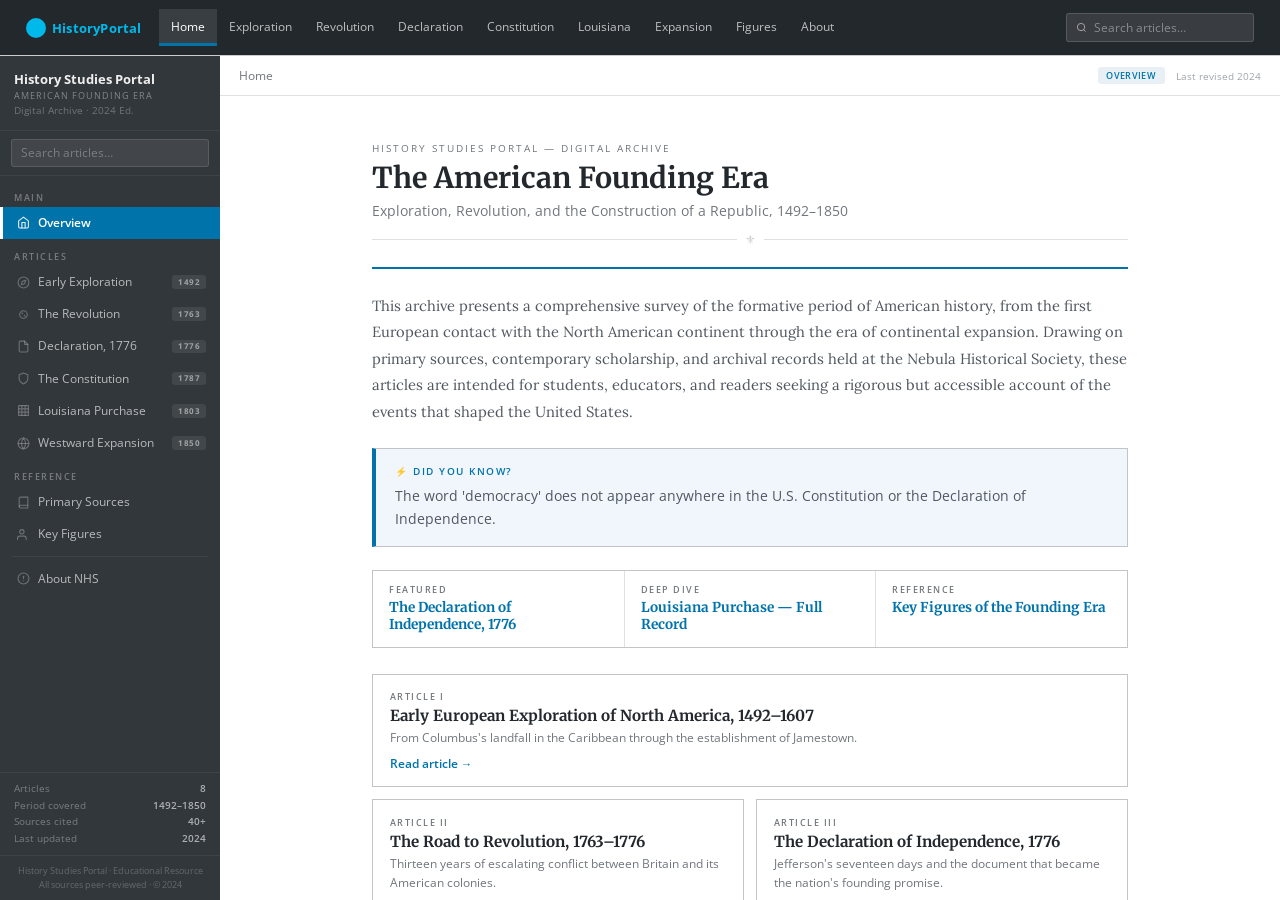
<file: public/index.html>
<!DOCTYPE html>
<html lang="en">
<head>
  <!-- Google tag (gtag.js) -->
<script async src="https://www.googletagmanager.com/gtag/js?id=G-3DNSV0WCYG"></script>
<script>
  window.dataLayer = window.dataLayer || [];
  function gtag(){dataLayer.push(arguments);}
  gtag('js', new Date());

  gtag('config', 'G-3DNSV0WCYG');
</script>
<meta charset="UTF-8">
<meta name="viewport" content="width=device-width, initial-scale=1.0">
<title>American Founding Era — Historical Studies Portal</title>
<style>
@import url('https://fonts.googleapis.com/css2?family=Open+Sans:ital,wght@0,300;0,400;0,600;0,700;1,400&family=Merriweather:ital,wght@0,400;0,700;1,400&family=Lora:ital,wght@0,400;0,700;1,400&display=swap');

*,*::before,*::after{margin:0;padding:0;box-sizing:border-box}
:root{
  --p:#ffffff;--pd:#f4f4f4;--pm:#f9f9f9;--ink:#1e1e1e;--inkl:#444444;
  --inkf:#757575;--sep:#dddddd;--sepl:#e0e0e0;--rs:#0073aa;
  --bdr:#e0e0e0;--sh:rgba(0,0,0,.06);--bg:#f1f1f1;
  --accent:#0073aa;--accent2:#005177;
  --tag-bg:#e8f0f6;--tag-text:#0073aa;
  --nav-h:56px;
  --wp-blue:#0073aa;--wp-dark:#23282d;--wp-light:#f1f1f1;
}
html,body{height:100%;overflow:hidden;background:var(--wp-light);color:var(--ink)}
body{font-family:'Open Sans',-apple-system,BlinkMacSystemFont,'Segoe UI',Roboto,sans-serif;display:flex;flex-direction:column;font-size:14px}

/* ── Site nav (top) — WordPress style ── */
.site-nav{
  height:var(--nav-h);flex-shrink:0;
  display:flex;align-items:center;padding:0 1.6rem;gap:.6rem;
  border-bottom:1px solid #ccc;
  background:#23282d;
  box-shadow:0 1px 3px rgba(0,0,0,.12);
}
.site-nav-logo{font-family:'Open Sans',sans-serif;font-size:.8rem;font-weight:700;color:#00b9eb;white-space:nowrap;letter-spacing:.2px;flex-shrink:0;display:flex;align-items:center;gap:.4rem}
.site-nav-logo::before{content:'';display:inline-block;width:20px;height:20px;background:#00b9eb;border-radius:50%;flex-shrink:0}
.site-nav-links{display:flex;gap:0;flex:1;overflow:hidden;margin-left:.5rem}
.snl{color:rgba(255,255,255,.7);font-size:.75rem;font-weight:400;padding:.55rem .75rem;cursor:pointer;transition:color .12s,background .12s;white-space:nowrap;border-bottom:3px solid transparent}
.snl:hover{color:#fff;background:rgba(255,255,255,.06)}
.snl.active{color:#fff;background:rgba(255,255,255,.1);border-bottom-color:#0073aa}
.site-nav-search{margin-left:auto;display:flex;align-items:center;gap:.4rem;background:rgba(255,255,255,.1);border:1px solid rgba(255,255,255,.15);border-radius:3px;padding:.3rem .6rem;cursor:text}
.site-nav-search input{background:none;border:none;color:rgba(255,255,255,.9);font-family:'Open Sans',sans-serif;font-size:.75rem;width:150px;outline:none}
.site-nav-search input::placeholder{color:rgba(255,255,255,.4)}

/* ── Site layout ── */
.site{flex:1;display:flex;overflow:hidden;background:#fff}

/* Sidebar — WordPress admin style */
.sb{width:220px;flex-shrink:0;background:#32373c;display:flex;flex-direction:column;overflow:hidden}
.sb-brand{padding:1rem .9rem .8rem;border-bottom:1px solid rgba(255,255,255,.06);text-align:left}
.sb-brand-name{font-family:'Open Sans',sans-serif;font-size:.82rem;font-weight:700;color:#eee;line-height:1.18;margin-bottom:.1rem}
.sb-brand-tag{font-size:.58rem;letter-spacing:1px;text-transform:uppercase;color:rgba(255,255,255,.4)}
.sb-brand-vol{font-size:.6rem;color:rgba(255,255,255,.3);margin-top:.12rem}
.sb-search{padding:.5rem .7rem;border-bottom:1px solid rgba(255,255,255,.06)}
.sb-search input{width:100%;background:rgba(255,255,255,.08);border:1px solid rgba(255,255,255,.12);border-radius:3px;padding:.35rem .55rem;font-size:.72rem;font-family:'Open Sans',sans-serif;color:#ccc;outline:none;transition:border-color .12s}
.sb-search input:focus{border-color:#0073aa}
.sb-search input::placeholder{color:rgba(255,255,255,.3)}
.sb-nav{flex:1;overflow-y:auto;padding:.25rem 0}
.sb-nav::-webkit-scrollbar{width:0}
.sb-sec{font-size:.55rem;letter-spacing:1.5px;text-transform:uppercase;color:rgba(255,255,255,.35);padding:.6rem .9rem .18rem;font-weight:600;margin-top:.15rem}
.sb-item{display:flex;align-items:center;gap:.45rem;padding:.5rem .9rem;cursor:pointer;font-size:.78rem;color:rgba(255,255,255,.65);transition:background .12s,color .12s;border-left:3px solid transparent;line-height:1.3;user-select:none}
.sb-item:hover{background:rgba(255,255,255,.04);color:#fff}
.sb-item.on{background:#0073aa;color:#fff;border-left-color:#fff;font-weight:600}
.sb-item svg{flex-shrink:0;opacity:.45;width:13px;height:13px;transition:opacity .12s;stroke:currentColor}
.sb-item.on svg,.sb-item:hover svg{opacity:.9}
.sb-item-tag{margin-left:auto;background:rgba(255,255,255,.08);color:rgba(255,255,255,.5);font-size:.5rem;font-weight:700;text-transform:uppercase;letter-spacing:.5px;padding:.1rem .35rem;border-radius:3px}
.sb-item.on .sb-item-tag{background:rgba(255,255,255,.2);color:rgba(255,255,255,.9)}
.sb-divider{height:1px;background:rgba(255,255,255,.06);margin:.35rem .75rem}
.sb-stats{padding:.55rem .9rem .45rem;border-top:1px solid rgba(255,255,255,.06)}
.sb-stat-row{display:flex;justify-content:space-between;align-items:center;margin-bottom:.22rem}
.sb-stat-label{font-size:.6rem;color:rgba(255,255,255,.35)}
.sb-stat-val{font-size:.6rem;font-weight:600;color:rgba(255,255,255,.6)}
.sb-foot{padding:.5rem .9rem;border-top:1px solid rgba(255,255,255,.06);font-size:.56rem;color:rgba(255,255,255,.25);line-height:1.55;text-align:center}

/* Main — WordPress content area */
.main{flex:1;display:flex;flex-direction:column;overflow:hidden;background:#fff}
.topbar{height:40px;flex-shrink:0;background:#fff;border-bottom:1px solid #e5e0e0;display:flex;align-items:center;padding:0 1.2rem;gap:.45rem;justify-content:space-between}
.bc{font-size:.78rem;color:#72777c;display:flex;align-items:center;gap:.28rem}
.bc .link{color:#0073aa;cursor:pointer;text-decoration:none}
.bc .link:hover{color:#005177;text-decoration:underline}
.bc .sep2{color:#ccc}
.topbar-right{display:flex;align-items:center;gap:.7rem}
.topbar-tag{background:#e8f0f6;color:#0073aa;font-size:.56rem;font-weight:600;padding:.15rem .55rem;border-radius:3px;text-transform:uppercase;letter-spacing:.3px}
.topbar-date{font-size:.62rem;color:#a0a5aa;white-space:nowrap}

/* Pages */
.pages{flex:1;overflow:hidden;position:relative}
.pg{position:absolute;inset:0;overflow-y:auto;overflow-x:hidden;display:none}
.pg.on{display:block}
.pg::-webkit-scrollbar{width:5px}
.pg::-webkit-scrollbar-thumb{background:#ddd;border-radius:3px}
.pi{max-width:820px;margin:0 auto;padding:1.6rem 2rem 4rem}

/* ── HOME — WordPress post list style ── */
.hm{text-align:left;padding:1.2rem 0 1.2rem;border-bottom:2px solid #0073aa;margin-bottom:1.5rem;position:relative}
.hm::before,.hm::after{display:none}
.hm-org{font-family:'Open Sans',sans-serif;font-size:.65rem;letter-spacing:2px;text-transform:uppercase;color:#72777c;margin-bottom:.4rem}
.hm-title{font-family:'Merriweather',serif;font-size:1.8rem;font-weight:700;color:#23282d;line-height:1.2;margin-bottom:.3rem}
.hm-sub{font-size:.88rem;color:#72777c;margin-bottom:.7rem;font-style:normal}
.hm-rule{display:flex;align-items:center;gap:.5rem}
.hm-rule::before,.hm-rule::after{content:'';flex:1;height:1px;background:#e0e0e0}
.hm-rule span{color:#ccc;font-size:.75rem}
.hm-intro{font-family:'Lora',serif;font-size:.92rem;line-height:1.8;color:#50575e;margin-bottom:1.4rem}

/* Did You Know — WordPress info box */
.dyk-panel{background:#f0f6fc;border:1px solid #c3c4c7;border-left:4px solid #0073aa;border-radius:0;padding:1rem 1.2rem;margin-bottom:1.4rem;position:relative;overflow:hidden}
.dyk-panel::before{display:none}
.dyk-label{font-size:.6rem;letter-spacing:1.5px;text-transform:uppercase;color:#0073aa;font-family:'Open Sans',sans-serif;margin-bottom:.4rem;font-weight:600}
.dyk-text{font-size:.85rem;line-height:1.7;color:#50575e;transition:opacity .4s ease}
.dyk-text.fade{opacity:0}

/* Featured strip — WordPress widget style */
.hm-featured{display:flex;align-items:stretch;gap:0;background:#fff;border:1px solid #c3c4c7;border-radius:0;overflow:hidden;margin-bottom:1.6rem}
.hm-feat-item{flex:1;background:#fff;padding:.85rem 1rem;cursor:pointer;transition:background .15s;display:flex;flex-direction:column;gap:.2rem;border-right:1px solid #e0e0e0}
.hm-feat-item:last-child{border-right:none}
.hm-feat-item:hover{background:#f0f6fc}
.hm-feat-cat{font-size:.55rem;letter-spacing:1.5px;text-transform:uppercase;color:#72777c;font-family:'Open Sans',sans-serif;font-weight:600}
.hm-feat-title{font-family:'Merriweather',serif;font-size:.85rem;font-weight:700;color:#0073aa;line-height:1.25}

/* Cards — WordPress post cards */
.cards{display:grid;grid-template-columns:1fr 1fr;gap:.75rem;margin-bottom:.4rem}
.card{background:#fff;border:1px solid #c3c4c7;border-radius:0;padding:.95rem 1.05rem;cursor:pointer;transition:border-color .15s,box-shadow .2s;display:flex;flex-direction:column;gap:.2rem}
.card:hover{border-color:#0073aa;box-shadow:0 1px 6px rgba(0,115,170,.15)}
.card.w{grid-column:1/-1}
.cn{font-size:.58rem;letter-spacing:1.5px;text-transform:uppercase;color:#72777c;font-family:'Open Sans',sans-serif;font-weight:600}
.ct{font-family:'Merriweather',serif;font-size:.95rem;font-weight:700;color:#23282d;line-height:1.25}
.cd{font-size:.78rem;color:#72777c;line-height:1.5;margin-top:.08rem}
.ca{margin-top:.3rem;font-size:.72rem;color:#0073aa;font-weight:600}

/* ── ARTICLE — WordPress post style ── */
.ah{margin-bottom:1.2rem;border-bottom:2px solid #0073aa;padding-bottom:.95rem}
.an{font-size:.6rem;letter-spacing:1.5px;text-transform:uppercase;color:#72777c;font-family:'Open Sans',sans-serif;font-weight:600;margin-bottom:.28rem}
.at{font-family:'Merriweather',serif;font-size:1.6rem;font-weight:700;color:#23282d;line-height:1.25;margin-bottom:.22rem}
.aby{font-size:.78rem;color:#72777c}
.a-tags{display:flex;gap:.35rem;flex-wrap:wrap;margin-top:.5rem}
.a-tag{background:#e8f0f6;color:#0073aa;font-size:.55rem;padding:.12rem .5rem;border-radius:0;font-weight:600;letter-spacing:.3px;text-transform:uppercase}

.ab p{font-family:'Lora',serif;font-size:.93rem;line-height:1.85;color:#444;margin-bottom:.8rem}
.ab p:first-of-type::first-letter{font-family:'Merriweather',serif;font-size:2.6rem;font-weight:900;float:left;line-height:.82;margin:.04rem .1rem -.04rem 0;color:#23282d}

.pq{border-left:4px solid #0073aa;margin:.2rem 0 .82rem;padding:.6rem 1.1rem;background:#f0f6fc}
.pq p{font-style:italic;font-size:.93rem!important;color:#50575e!important;text-align:left!important;margin-bottom:.12rem!important}
.pq p::first-letter{all:unset!important}
.pq cite{display:block;font-size:.7rem;color:#a0a5aa;font-style:normal;margin-top:.18rem}

.fb{float:right;width:200px;margin:0 0 .9rem 1.35rem;background:#f4f4f4;border:1px solid #e0e0e0;padding:.8rem .95rem;clear:right;border-radius:2px}
.fbt{font-family:'Playfair Display',serif;font-size:.66rem;font-weight:700;text-transform:uppercase;letter-spacing:1.2px;color:#888;border-bottom:1px solid #e0e0e0;padding-bottom:.3rem;margin-bottom:.42rem}
.fb p{font-size:.78rem!important;line-height:1.55!important;text-align:left!important;hyphens:none!important;color:#444!important;margin-bottom:0!important}
.fb p::first-letter{all:unset!important}

.sdiv{text-align:center;margin:.2rem 0 .82rem;color:#bbb;font-size:.83rem;letter-spacing:4px}
.cf::after{content:'';display:table;clear:both}

.tl{margin:.2rem 0 .82rem;border-left:2px solid #ddd;padding-left:1.2rem}
.tli{margin-bottom:.6rem;position:relative}
.tli::before{content:'';position:absolute;left:-1.46rem;top:.37rem;width:8px;height:8px;border-radius:50%;background:#bbb;border:2px solid #fff}
.tly{font-family:'IM Fell English',serif;font-size:.66rem;letter-spacing:1.2px;text-transform:uppercase;color:#aaa;margin-bottom:.07rem}
.tlt{font-size:.82rem;line-height:1.6;color:#444}

.h3{font-family:'Merriweather',serif;font-size:1.05rem;font-weight:700;color:#23282d;margin:1rem 0 .5rem;border-bottom:1px solid #e0e0e0;padding-bottom:.3rem}
.h4{font-family:'Merriweather',serif;font-size:.92rem;font-weight:700;color:#23282d;margin:.8rem 0 .35rem}

/* Article footer nav — WordPress style */
.art-nav{display:flex;gap:.6rem;margin-top:2rem;padding-top:1rem;border-top:1px solid #e0e0e0}
.art-nav-btn{flex:1;background:#fff;border:1px solid #c3c4c7;padding:.7rem 1rem;border-radius:0;cursor:pointer;transition:border-color .15s,box-shadow .15s;text-align:center}
.art-nav-btn:hover{border-color:#0073aa;box-shadow:0 1px 4px rgba(0,115,170,.12)}
.art-nav-dir{font-size:.56rem;letter-spacing:1.2px;text-transform:uppercase;color:#a0a5aa;margin-bottom:.18rem;font-weight:600}
.art-nav-title{font-family:'Merriweather',serif;font-size:.82rem;font-weight:700;color:#0073aa}

/* ── Key Figures ── */
.fig-grid{display:grid;grid-template-columns:1fr 1fr;gap:.85rem;margin-bottom:.5rem}
.fig-card{background:#fff;border:1px solid #c3c4c7;border-radius:0;padding:.95rem 1.05rem;transition:border-color .15s,box-shadow .2s}
.fig-card:hover{border-color:#0073aa;box-shadow:0 1px 6px rgba(0,115,170,.12)}
.fig-name{font-family:'Merriweather',serif;font-size:.95rem;font-weight:700;color:#23282d;margin-bottom:.12rem}
.fig-dates{font-size:.65rem;color:#a0a5aa;font-family:'Open Sans',sans-serif;letter-spacing:.3px;margin-bottom:.4rem}
.fig-desc{font-size:.8rem;line-height:1.68;color:#444}

/* ── About ── */
.about-hero{background:#f0f6fc;border:1px solid #c3c4c7;border-left:4px solid #0073aa;border-radius:0;padding:1.4rem 1.6rem;margin-bottom:1.4rem;text-align:left}
.about-hero h2{font-family:'Merriweather',serif;font-size:1.3rem;font-weight:700;color:#23282d;margin-bottom:.3rem}
.about-hero p{font-size:.85rem;color:#50575e;line-height:1.7;max-width:620px}
.team-grid{display:grid;grid-template-columns:1fr 1fr 1fr;gap:.65rem;margin:.5rem 0 1.2rem}
.team-card{background:#fff;border:1px solid #c3c4c7;border-radius:0;padding:.85rem .9rem;text-align:center;transition:border-color .15s}
.team-card:hover{border-color:#0073aa}
.team-card .tc-init{width:44px;height:44px;border-radius:50%;background:#0073aa;color:#fff;display:flex;align-items:center;justify-content:center;font-family:'Open Sans',sans-serif;font-size:1rem;font-weight:700;margin:0 auto .6rem}
.team-card .tc-name{font-family:'Merriweather',serif;font-size:.82rem;font-weight:700;color:#23282d;margin-bottom:.18rem}
.team-card .tc-role{font-size:.68rem;color:#72777c;margin-bottom:.35rem}
.team-card .tc-bio{font-size:.73rem;color:#666;line-height:1.55}

/* ── Louisiana nested page ── */
.lp-wrap{margin:1.5rem 0 .9rem;border:1px solid #d9d0c1;border-radius:3px;overflow:hidden;box-shadow:0 2px 12px rgba(0,0,0,.06)}
.lp-bar{background:#f0f6fc;padding:.52rem .9rem;display:flex;align-items:center;justify-content:space-between;gap:.8rem;border-bottom:1px solid #c3c4c7}
.lp-meta-kicker{font-size:.55rem;letter-spacing:1.5px;text-transform:uppercase;color:#0073aa;font-family:'Open Sans',sans-serif;font-weight:600}
.lp-meta-title{font-family:'Merriweather',serif;font-size:.74rem;color:#23282d;font-weight:700}
.lp-meta-year{font-size:.58rem;color:#a0a5aa}
.lp-pg{height:440px;overflow-y:auto;overflow-x:hidden;background:#fcfbf8;position:relative}
.lp-pg::-webkit-scrollbar{width:4px}
.lp-pg::-webkit-scrollbar-thumb{background:#ddd}
.lp-cnt{padding:1.5rem 1.7rem 1.8rem;font-family:'Crimson Text',Georgia,serif}
.lp-h{font-family:'Playfair Display',serif;font-size:1.35rem;font-weight:700;color:#111;margin-bottom:.18rem;line-height:1.2}
.lp-s{font-size:.74rem;font-style:italic;color:#888;margin-bottom:.85rem;border-bottom:1px solid #eee;padding-bottom:.6rem}
.lp-cnt p{font-size:.93rem;line-height:1.84;color:#333;text-align:justify;hyphens:auto;margin-bottom:.72rem}
.lp-cnt p:first-of-type::first-letter{font-family:'Playfair Display',serif;font-size:2.6rem;font-weight:900;float:left;line-height:.82;margin:.04rem .1rem 0 0;color:#111}
.lp-grid{display:grid;grid-template-columns:1fr 1fr;gap:4px;margin:.65rem 0 .8rem;background:#eee;border:1px solid #ddd;padding:.7rem .8rem}
.lp-gi{font-size:.77rem;color:#444;line-height:1.38}
.lp-gi strong{color:#111;font-size:.74rem;display:block;font-family:'IM Fell English',serif;letter-spacing:.3px}
.lp-q{border-left:3px solid #ccc;margin:.25rem 0 .7rem;padding:.5rem .95rem;background:#f5f5f5}
.lp-q p{font-style:italic;font-size:.88rem!important;margin-bottom:0!important;text-align:left!important}
.lp-q p::first-letter{all:unset!important}
.lp-q cite{display:block;font-size:.68rem;color:#aaa;margin-top:.22rem;font-style:normal}
.lp-tl{margin:.2rem 0 .7rem;border-left:2px solid #ddd;padding-left:1.1rem}
.lp-tli{margin-bottom:.55rem;position:relative}
.lp-tli::before{content:'';position:absolute;left:-1.38rem;top:.35rem;width:8px;height:8px;border-radius:50%;background:#bbb;border:2px solid #fafafa}
.lp-tly{font-family:'IM Fell English',serif;font-size:.66rem;letter-spacing:1.1px;text-transform:uppercase;color:#aaa;margin-bottom:.06rem}
.lp-tlt{font-size:.83rem;line-height:1.56;color:#444}
.lp-h3{font-family:'Playfair Display',serif;font-size:1rem;font-weight:700;color:#111;margin:.8rem 0 .4rem;border-bottom:1px solid #eee;padding-bottom:.25rem}

/* ── Konami overlay ── */
#ko{display:none;position:absolute;inset:0;z-index:50;background:rgba(5,2,0,.97);align-items:center;justify-content:center;flex-direction:column;animation:fi .3s ease}
#ko.on{display:flex}
.ko-box{text-align:center;padding:1.6rem 2rem;animation:fu .4s cubic-bezier(.16,1,.3,1);max-width:380px}
.ko-t{font-family:'Merriweather',serif;font-size:1.32rem;font-weight:900;color:#4fc9ea;margin-bottom:.35rem;text-shadow:0 0 24px rgba(79,201,234,.3)}
.ko-s{font-size:.8rem;color:rgba(220,235,244,.52);margin-bottom:1.3rem;font-style:italic;line-height:1.7;max-width:320px;margin-left:auto;margin-right:auto}
.ko-btns{display:flex;gap:.75rem;justify-content:center;flex-wrap:wrap}
.ko-btn{padding:.55rem 1.5rem;border-radius:10px;font-size:.8rem;font-weight:700;cursor:pointer;font-family:'Crimson Text',serif;text-decoration:none;display:inline-flex;align-items:center;gap:.4rem;transition:all .2s cubic-bezier(.16,1,.3,1);border:1.5px solid transparent;letter-spacing:.3px}
.ko-p{background:linear-gradient(135deg,#4fc9ea,#38a8c7);color:#020d1a;box-shadow:0 4px 18px rgba(79,201,234,.3)}
.ko-p:hover{background:linear-gradient(135deg,#66e0ff,#4fc9ea);transform:translateY(-3px);box-shadow:0 8px 28px rgba(79,201,234,.4)}
.ko-g{background:rgba(255,255,255,.04);color:rgba(220,235,244,.65);border-color:rgba(79,201,234,.25);backdrop-filter:blur(8px)}
.ko-g:hover{border-color:rgba(79,201,234,.55);color:#4fc9ea;background:rgba(79,201,234,.08)}

/* ── Search results ── */
.search-results-panel{padding:1.4rem 0}
.sr-title{font-family:'Playfair Display',serif;font-size:1.1rem;font-weight:700;color:#111;margin-bottom:.85rem;border-bottom:1px solid #eee;padding-bottom:.55rem}
.sr-item{padding:.75rem 0;border-bottom:1px solid #eee;cursor:pointer;transition:transform .15s}
.sr-item:hover{transform:translateX(4px)}
.sr-item:hover .sr-item-title{color:#7a1818}
.sr-item:last-child{border-bottom:none}
.sr-item-cat{font-size:.55rem;letter-spacing:2px;text-transform:uppercase;color:#aaa;font-family:'IM Fell English',serif;margin-bottom:.18rem}
.sr-item-title{font-family:'Playfair Display',serif;font-size:.98rem;font-weight:700;color:#111;transition:color .12s}
.sr-item-excerpt{font-size:.78rem;color:#888;font-style:italic;margin-top:.22rem;line-height:1.5}
.sr-none{font-size:.88rem;color:#aaa;font-style:italic;padding:2rem 0}

@keyframes fi{from{opacity:0}to{opacity:1}}
@keyframes fu{from{opacity:0;transform:translateY(13px)}to{opacity:1;transform:translateY(0)}}

.sb-access{margin:.1rem .8rem .75rem;padding:.58rem .65rem;background:#fdfbf7;border:1px solid #e3dbcd;border-radius:3px}
.sb-access-title{font-size:.57rem;letter-spacing:1.2px;text-transform:uppercase;color:#7f7566;font-weight:700;margin-bottom:.16rem}
.sb-access-copy{font-size:.66rem;line-height:1.45;color:#5f5548}
.sb-access-copy strong{color:#4b241f}

@media(max-width:680px){
  .site-nav{padding:0 .7rem;gap:.55rem}
  .site-nav-logo{font-size:.82rem}
  .site-nav-links{display:none}
  .site-nav-search{margin-left:0;flex:1}
  .site-nav-search input{width:100%}
  .sb{display:none}
  .cards{grid-template-columns:1fr}
  .fb{float:none;width:100%;margin:0 0 .8rem 0}
  .lp-pg{height:360px}
  .lp-grid,.fig-grid,.team-grid{grid-template-columns:1fr}
  .pi{padding:1.1rem .95rem 3rem}
  .hm-featured{flex-direction:column}
}
</style>
</head>
<body>

<!-- SITE-WIDE NAV -->
<div class="site-nav">
  <div class="site-nav-logo">HistoryPortal</div>
  <div class="site-nav-links">
    <span class="snl active" onclick="go('home');setNavActive(this)">Home</span>
    <span class="snl" onclick="go('exploration');setNavActive(this)">Exploration</span>
    <span class="snl" onclick="go('revolution');setNavActive(this)">Revolution</span>
    <span class="snl" onclick="go('declaration');setNavActive(this)">Declaration</span>
    <span class="snl" onclick="go('constitution');setNavActive(this)">Constitution</span>
    <span class="snl" onclick="go('louisiana');setNavActive(this)">Louisiana</span>
    <span class="snl" onclick="go('westward');setNavActive(this)">Expansion</span>
    <span class="snl" onclick="go('figures');setNavActive(this)">Figures</span>
    <span class="snl" onclick="go('about');setNavActive(this)">About</span>
  </div>
  <div class="site-nav-search">
    <svg width="11" height="11" viewBox="0 0 24 24" fill="none" stroke="#aaa" stroke-width="2"><circle cx="11" cy="11" r="8"/><line x1="21" y1="21" x2="16.65" y2="16.65"/></svg>
    <input placeholder="Search articles…" id="nav-search-inp" oninput="queueSearch(this.value)">
  </div>
</div>

<div class="site">
  <!-- SIDEBAR -->
  <aside class="sb">
    <div class="sb-brand">
      <div class="sb-brand-name">History Studies Portal</div>
      <div class="sb-brand-tag">American Founding Era</div>
      <div class="sb-brand-vol">Digital Archive · 2024 Ed.</div>
    </div>
    <div class="sb-search">
      <input placeholder="Search articles…" id="sb-search-inp" oninput="queueSearch(this.value)">
    </div>
    <nav class="sb-nav">
      <div class="sb-sec">Main</div>
      <div class="sb-item on" data-p="home" onclick="go('home')">
        <svg viewBox="0 0 24 24" fill="none" stroke="currentColor" stroke-width="2" stroke-linecap="round" stroke-linejoin="round"><path d="M3 9l9-7 9 7v11a2 2 0 01-2 2H5a2 2 0 01-2-2z"/><polyline points="9 22 9 12 15 12 15 22"/></svg>Overview
      </div>
      <div class="sb-sec">Articles</div>
      <div class="sb-item" data-p="exploration" onclick="go('exploration')">
        <svg viewBox="0 0 24 24" fill="none" stroke="currentColor" stroke-width="2" stroke-linecap="round" stroke-linejoin="round"><circle cx="12" cy="12" r="10"/><polygon points="16.24 7.76 14.12 14.12 7.76 16.24 9.88 9.88 16.24 7.76"/></svg>Early Exploration
        <span class="sb-item-tag">1492</span>
      </div>
      <div class="sb-item" data-p="revolution" onclick="go('revolution')">
        <svg viewBox="0 0 24 24" fill="none" stroke="currentColor" stroke-width="2" stroke-linecap="round" stroke-linejoin="round"><circle cx="12" cy="12" r="7"/><path d="M9 9l1.5 1.5M13.5 13.5L15 15"/></svg>The Revolution
        <span class="sb-item-tag">1763</span>
      </div>
      <div class="sb-item" data-p="declaration" onclick="go('declaration')">
        <svg viewBox="0 0 24 24" fill="none" stroke="currentColor" stroke-width="2" stroke-linecap="round" stroke-linejoin="round"><path d="M14 2H6a2 2 0 00-2 2v16a2 2 0 002 2h12a2 2 0 002-2V8z"/><polyline points="14 2 14 8 20 8"/></svg>Declaration, 1776
        <span class="sb-item-tag">1776</span>
      </div>
      <div class="sb-item" data-p="constitution" onclick="go('constitution')">
        <svg viewBox="0 0 24 24" fill="none" stroke="currentColor" stroke-width="2" stroke-linecap="round" stroke-linejoin="round"><path d="M12 22s8-4 8-10V5l-8-3-8 3v7c0 6 8 10 8 10z"/></svg>The Constitution
        <span class="sb-item-tag">1787</span>
      </div>
      <div class="sb-item" data-p="louisiana" onclick="go('louisiana')">
        <svg viewBox="0 0 24 24" fill="none" stroke="currentColor" stroke-width="2" stroke-linecap="round" stroke-linejoin="round"><path d="M3 3h18v18H3z"/><path d="M3 9h18M3 15h18M9 3v18M15 3v18"/></svg>Louisiana Purchase
        <span class="sb-item-tag">1803</span>
      </div>
      <div class="sb-item" data-p="westward" onclick="go('westward')">
        <svg viewBox="0 0 24 24" fill="none" stroke="currentColor" stroke-width="2" stroke-linecap="round" stroke-linejoin="round"><circle cx="12" cy="12" r="10"/><line x1="2" y1="12" x2="22" y2="12"/><path d="M12 2a15.3 15.3 0 010 20M12 2a15.3 15.3 0 000 20"/></svg>Westward Expansion
        <span class="sb-item-tag">1850</span>
      </div>
      <div class="sb-sec">Reference</div>
      <div class="sb-item" data-p="primary" onclick="go('primary')">
        <svg viewBox="0 0 24 24" fill="none" stroke="currentColor" stroke-width="2" stroke-linecap="round" stroke-linejoin="round"><path d="M4 19.5A2.5 2.5 0 016.5 17H20"/><path d="M6.5 2H20v20H6.5A2.5 2.5 0 014 19.5v-15A2.5 2.5 0 016.5 2z"/></svg>Primary Sources
      </div>
      <div class="sb-item" data-p="figures" onclick="go('figures')">
        <svg viewBox="0 0 24 24" fill="none" stroke="currentColor" stroke-width="2" stroke-linecap="round" stroke-linejoin="round"><path d="M17 21v-2a4 4 0 00-4-4H5a4 4 0 00-4 4v2"/><circle cx="9" cy="7" r="4"/></svg>Key Figures
      </div>
      <div class="sb-divider"></div>
      <div class="sb-item" data-p="about" onclick="go('about')">
        <svg viewBox="0 0 24 24" fill="none" stroke="currentColor" stroke-width="2" stroke-linecap="round" stroke-linejoin="round"><circle cx="12" cy="12" r="10"/><line x1="12" y1="8" x2="12" y2="12"/><line x1="12" y1="16" x2="12.01" y2="16"/></svg>About NHS
      </div>
    </nav>
    <div class="sb-stats">
      <div class="sb-stat-row"><span class="sb-stat-label">Articles</span><span class="sb-stat-val">8</span></div>
      <div class="sb-stat-row"><span class="sb-stat-label">Period covered</span><span class="sb-stat-val">1492–1850</span></div>
      <div class="sb-stat-row"><span class="sb-stat-label">Sources cited</span><span class="sb-stat-val">40+</span></div>
      <div class="sb-stat-row"><span class="sb-stat-label">Last updated</span><span class="sb-stat-val">2024</span></div>
    </div>
    <!-- Archive access hint removed for security -->
    <div class="sb-foot">History Studies Portal · Educational Resource<br>All sources peer-reviewed · © 2024</div>
  </aside>

  <!-- MAIN -->
  <main class="main">
    <div class="topbar">
      <div class="bc" id="bc"><span>Home</span></div>
      <div class="topbar-right">
        <span class="topbar-tag" id="topbar-tag">Overview</span>
        <span class="topbar-date">Last revised 2024</span>
      </div>
    </div>
    <div class="pages">

      <!-- SEARCH RESULTS -->
      <div class="pg" id="pg-search">
        <div class="pi">
          <div class="search-results-panel">
            <div class="sr-title" id="sr-title">Search Results</div>
            <div id="sr-list"></div>
          </div>
        </div>
      </div>

      <!-- HOME -->
      <div class="pg on" id="pg-home">
        <div class="pi">
          <div class="hm">
            <div class="hm-org">History Studies Portal — Digital Archive</div>
            <h1 class="hm-title">The American Founding Era</h1>
            <p class="hm-sub">Exploration, Revolution, and the Construction of a Republic, 1492–1850</p>
            <div class="hm-rule"><span>⚜</span></div>
          </div>
          <p class="hm-intro">This archive presents a comprehensive survey of the formative period of American history, from the first European contact with the North American continent through the era of continental expansion. Drawing on primary sources, contemporary scholarship, and archival records held at the Nebula Historical Society, these articles are intended for students, educators, and readers seeking a rigorous but accessible account of the events that shaped the United States.</p>

          <div class="dyk-panel">
            <div class="dyk-label">⚡ Did You Know?</div>
            <div class="dyk-text" id="dyk-text">Loading…</div>
          </div>

          <div class="hm-featured">
            <div class="hm-feat-item" onclick="go('declaration')">
              <div class="hm-feat-cat">Featured</div>
              <div class="hm-feat-title">The Declaration of Independence, 1776</div>
            </div>
            <div class="hm-feat-item" onclick="go('louisiana')">
              <div class="hm-feat-cat">Deep Dive</div>
              <div class="hm-feat-title">Louisiana Purchase — Full Record</div>
            </div>
            <div class="hm-feat-item" onclick="go('figures')">
              <div class="hm-feat-cat">Reference</div>
              <div class="hm-feat-title">Key Figures of the Founding Era</div>
            </div>
          </div>

          <div class="cards">
            <div class="card w" onclick="go('exploration')">
              <div class="cn">Article I</div>
              <div class="ct">Early European Exploration of North America, 1492–1607</div>
              <div class="cd">From Columbus's landfall in the Caribbean through the establishment of Jamestown.</div>
              <div class="ca">Read article →</div>
            </div>
            <div class="card" onclick="go('revolution')">
              <div class="cn">Article II</div>
              <div class="ct">The Road to Revolution, 1763–1776</div>
              <div class="cd">Thirteen years of escalating conflict between Britain and its American colonies.</div>
              <div class="ca">Read article →</div>
            </div>
            <div class="card" onclick="go('declaration')">
              <div class="cn">Article III</div>
              <div class="ct">The Declaration of Independence, 1776</div>
              <div class="cd">Jefferson's seventeen days and the document that became the nation's founding promise.</div>
              <div class="ca">Read article →</div>
            </div>
            <div class="card" onclick="go('constitution')">
              <div class="cn">Article IV</div>
              <div class="ct">The Constitutional Convention, 1787</div>
              <div class="cd">Fifty-five men in Philadelphia who invented the framework of American government.</div>
              <div class="ca">Read article →</div>
            </div>
            <div class="card" onclick="go('louisiana')">
              <div class="cn">Article V</div>
              <div class="ct">The Louisiana Purchase, 1803</div>
              <div class="cd">How fifteen million dollars and Napoleon's catastrophe doubled the size of the United States.</div>
              <div class="ca">Read article →</div>
            </div>
            <div class="card" onclick="go('westward')">
              <div class="cn">Article VI</div>
              <div class="ct">Westward Expansion and Manifest Destiny, 1803–1850</div>
              <div class="cd">The ideology of continental empire and the cost paid by Indigenous peoples.</div>
              <div class="ca">Read article →</div>
            </div>
            <div class="card" onclick="go('primary')">
              <div class="cn">Reference</div>
              <div class="ct">Primary Sources and Further Reading</div>
              <div class="cd">A curated guide to essential documents and scholarly works for deeper study.</div>
              <div class="ca">View sources →</div>
            </div>
            <div class="card" onclick="go('figures')">
              <div class="cn">Reference</div>
              <div class="ct">Key Figures of the Founding Era</div>
              <div class="cd">Biographical summaries of statesmen, soldiers, and thinkers who shaped the Republic.</div>
              <div class="ca">View figures →</div>
            </div>
          </div>
        </div>
      </div>

      <!-- LOUISIANA PURCHASE (with Konami easter egg) -->
      <div class="pg" id="pg-louisiana">
        <div class="pi">
          <div class="ah">
            <div class="an">Article V</div>
            <h2 class="at">The Louisiana Purchase, 1803</h2>
            <div class="aby">How Napoleon's catastrophe and Jefferson's ambition doubled the size of the United States</div>
            <div class="a-tags"><span class="a-tag">Louisiana Purchase</span><span class="a-tag">Jefferson</span><span class="a-tag">Expansion</span><span class="a-tag">1803</span></div>
          </div>
          <div class="ab cf">
            <p>In April 1803, American minister Robert Livingston and special envoy James Monroe concluded a negotiation that neither had been authorized to conduct. Jefferson had sent them to Paris to purchase New Orleans. What they agreed to purchase, at fifteen million dollars, was approximately 828,000 square miles of North America — the entire watershed of the Missouri River.</p>
            <p>To understand why Napoleon sold, one must understand Saint-Domingue. The Haitian Revolution had destroyed Napoleon's Caribbean army. Without Saint-Domingue, Louisiana was an expensive burden. Napoleon needed money for the renewed war with Britain. He offered the whole territory.</p>
          </div>

          <div class="lp-wrap">
            <div class="lp-bar">
              <div>
                <div class="lp-meta-kicker">Primary Source Dossier</div>
                <div class="lp-meta-title">Louisiana Purchase — Extended Historical Record</div>
              </div>
              <div class="lp-meta-year">Archive Edition · 2024</div>
            </div>
            <div class="lp-pg" id="lp-pg">
              <div id="ko">
                <div class="ko-box">
                  <div class="ko-t">A door, hidden in plain sight.</div>
                  <div class="ko-s">Just as Jefferson stretched the Constitution past its limits to complete the Purchase, you found a passage that wasn't supposed to be here.</div>
                  <div class="ko-btns">
                    <button class="ko-btn ko-p" onclick="launchNebula()">Enter Nebula</button>
                    <button class="ko-btn ko-g" onclick="closeKo()">Return</button>
                  </div>
                </div>
              </div>
              <div class="lp-cnt">
                <div class="lp-h">Louisiana Purchase — Full Historical Record</div>
                <div class="lp-s">Extended analysis and primary source documentation · Nebula Historical Society Archive, 2024</div>
                <div class="lp-grid">
                  <div class="lp-gi"><strong>Date Signed</strong>April 30, 1803, Paris, France</div>
                  <div class="lp-gi"><strong>Purchase Price</strong>$15 million (~$370M in 2026)</div>
                  <div class="lp-gi"><strong>Area Acquired</strong>~828,000 square miles (2.14M km²)</div>
                  <div class="lp-gi"><strong>Cost per Acre</strong>Approximately 3 cents</div>
                  <div class="lp-gi"><strong>U.S. Negotiators</strong>Robert Livingston &amp; James Monroe</div>
                  <div class="lp-gi"><strong>French Counterpart</strong>François Barbé-Marbois</div>
                  <div class="lp-gi"><strong>Senate Vote</strong>October 20, 1803 — 24 to 7</div>
                  <div class="lp-gi"><strong>Transfer Ceremony</strong>December 20, 1803, New Orleans</div>
                  <div class="lp-gi"><strong>States Formed</strong>All or part of 15 present-day states</div>
                  <div class="lp-gi"><strong>Explored by</strong>Lewis and Clark, 1804–1806</div>
                </div>
                <p>Jefferson's constitutional crisis was real. He had spent his career arguing that the federal government possessed only enumerated powers. He privately confided that he had stretched constitutional doctrine "till it cracked."</p>
                <div class="lp-q">
                  <p>"We have lived long, but this is the noblest work of our whole lives."</p>
                  <cite>— Robert Livingston, after signing the Louisiana Purchase treaty, Paris, April 30, 1803</cite>
                </div>
                <div class="lp-h3">The Lewis and Clark Expedition, 1804–1806</div>
                <p>Meriwether Lewis and William Clark commanded the Corps of Discovery, departing Camp Dubois near St. Louis on May 14, 1804. Sacagawea, a Shoshone woman, joined at Fort Mandan and proved indispensable as interpreter, guide, and diplomatic intermediary. The expedition reached the Pacific in November 1805 and returned to St. Louis in September 1806 — approximately 8,000 miles in two and a half years.</p>
                <div class="lp-tl">
                  <div class="lp-tli"><div class="lp-tly">Oct. 1800</div><div class="lp-tlt">Spain secretly cedes Louisiana to France via the Treaty of San Ildefonso.</div></div>
                  <div class="lp-tli"><div class="lp-tly">1801–1803</div><div class="lp-tlt">Haitian Revolution destroys Napoleon's Caribbean army.</div></div>
                  <div class="lp-tli"><div class="lp-tly">Apr. 11, 1803</div><div class="lp-tlt">Talleyrand asks if the U.S. wants all of Louisiana.</div></div>
                  <div class="lp-tli"><div class="lp-tly">Apr. 30, 1803</div><div class="lp-tlt">Purchase treaty signed in Paris.</div></div>
                  <div class="lp-tli"><div class="lp-tly">Oct. 20, 1803</div><div class="lp-tlt">U.S. Senate ratifies treaty 24–7.</div></div>
                  <div class="lp-tli"><div class="lp-tly">Dec. 20, 1803</div><div class="lp-tlt">Transfer ceremony in New Orleans.</div></div>
                  <div class="lp-tli"><div class="lp-tly">May 1804</div><div class="lp-tlt">Lewis and Clark depart Camp Dubois.</div></div>
                </div>
                <div class="lp-h3">Legacy and Consequences</div>
                <p>The Louisiana Purchase provided the geographic foundation for fifteen present-day states and transformed the United States into a continental power. For the peoples who had inhabited the purchased territory for centuries, the transaction represented the incorporation of their homelands into a distant empire without their knowledge or consent.</p>
              </div>
            </div>
          </div>

          <div class="ab" style="margin-top:1.1rem">
            <p>The Louisiana Purchase also transformed the politics of slavery. The Missouri Crisis of 1819–1821 was the first major national confrontation over the extension of slavery into the territories acquired from France. Thomas Jefferson wrote that the Missouri question "like a fire bell in the night, awakened and filled me with terror."</p>
          </div>
          <div class="art-nav">
            <div class="art-nav-btn" onclick="go('constitution')"><div class="art-nav-dir">← Previous</div><div class="art-nav-title">The Constitution</div></div>
            <div class="art-nav-btn" onclick="go('westward')"><div class="art-nav-dir">Next →</div><div class="art-nav-title">Westward Expansion</div></div>
          </div>
        </div>
      </div>

      <!-- OTHER PAGES (simplified — link to full articles) -->
      <div class="pg" id="pg-exploration">
        <div class="pi">
          <div class="ah"><div class="an">Article I</div><h2 class="at">Early European Exploration, 1492–1607</h2><div class="aby">From Columbus to Jamestown</div></div>
          <div class="ab"><p>The story of what became the United States begins with the collision of two worlds separated for approximately fifteen thousand years. When Columbus made landfall at San Salvador in 1492, he initiated consequences neither he nor his sponsors anticipated. North and South America were home to an estimated fifty to one hundred million people when Europeans arrived.</p><p>Spain moved swiftly. The Treaty of Tordesillas divided the non-European world between Spain and Portugal. Cortés destroyed the Aztec capital of Tenochtitlán between 1519 and 1521. England's Jamestown, founded in May 1607, became the first permanent English settlement in North America.</p><p>The Columbian Exchange — the transfer of plants, animals, and diseases between hemispheres — transformed both worlds. Demographic historians estimate that between fifty and ninety percent of the Indigenous population of the Americas died within a century of sustained European contact.</p></div>
          <div class="art-nav"><div class="art-nav-btn" onclick="go('home')"><div class="art-nav-dir">← Back</div><div class="art-nav-title">All Articles</div></div><div class="art-nav-btn" onclick="go('revolution')"><div class="art-nav-dir">Next →</div><div class="art-nav-title">The Road to Revolution</div></div></div>
        </div>
      </div>

      <div class="pg" id="pg-revolution">
        <div class="pi">
          <div class="ah"><div class="an">Article II</div><h2 class="at">The Road to Revolution, 1763–1776</h2><div class="aby">The thirteen years that turned colonial subjects into citizens</div></div>
          <div class="ab"><p>The American Revolution began in 1763, with the end of the Seven Years' War. Britain emerged victorious but deeply in debt, and concluded that the colonies ought to contribute to the cost of their own defence. The Stamp Act of 1765 imposed a direct tax on paper goods. "No taxation without representation" became the colonial rallying cry.</p><p>The Boston Massacre of March 5, 1770 — British soldiers firing into a crowd, killing five — became a propaganda symbol. The Boston Tea Party of December 16, 1773 destroyed 342 chests of East India Company tea. The Coercive Acts of 1774 radicalized colonial opinion. Thomas Paine's <em>Common Sense</em>, published January 1776, made the case for independence plainly. War began on April 19, 1775, at Lexington and Concord.</p></div>
          <div class="art-nav"><div class="art-nav-btn" onclick="go('exploration')"><div class="art-nav-dir">← Previous</div><div class="art-nav-title">Early Exploration</div></div><div class="art-nav-btn" onclick="go('declaration')"><div class="art-nav-dir">Next →</div><div class="art-nav-title">The Declaration</div></div></div>
        </div>
      </div>

      <div class="pg" id="pg-declaration">
        <div class="pi">
          <div class="ah"><div class="an">Article III</div><h2 class="at">The Declaration of Independence, 1776</h2><div class="aby">Origins, composition, and enduring significance</div></div>
          <div class="ab">
            <p>The Committee of Five — Jefferson, Adams, Franklin, Sherman, Livingston — was appointed June 11. Jefferson, thirty-three years old, worked in rented rooms on Market Street over approximately seventeen days. Jefferson was selected partly for strategic reasons and partly on merit: Adams told him "you can write ten times better than I can."</p>
            <div class="pq"><p>"We hold these truths to be self-evident, that all men are created equal, that they are endowed by their Creator with certain unalienable Rights, that among these are Life, Liberty and the pursuit of Happiness."</p><cite>— Declaration of Independence, adopted July 4, 1776</cite></div>
            <p>Congress made eighty-six changes over two and a half days. The most significant deletion was a passage blaming King George for imposing slavery. The Declaration was adopted July 4, 1776, and sent to printer John Dunlap. The formal signing on parchment by 56 delegates occurred August 2.</p>
          </div>
          <div class="art-nav"><div class="art-nav-btn" onclick="go('revolution')"><div class="art-nav-dir">← Previous</div><div class="art-nav-title">The Revolution</div></div><div class="art-nav-btn" onclick="go('constitution')"><div class="art-nav-dir">Next →</div><div class="art-nav-title">The Constitution</div></div></div>
        </div>
      </div>

      <div class="pg" id="pg-constitution">
        <div class="pi">
          <div class="ah"><div class="an">Article IV</div><h2 class="at">The Constitutional Convention, 1787</h2><div class="aby">Philadelphia, summer 1787</div></div>
          <div class="ab">
            <p>The Articles of Confederation were failing. The central government could levy no taxes, regulate no commerce, enforce no laws. Shays' Rebellion in 1786–1787 exposed the national government's impotence. The convention convened May 25, 1787 with George Washington in the chair.</p>
            <div class="pq"><p>"A republic, if you can keep it."</p><cite>— Benjamin Franklin, on exiting the Constitutional Convention, September 17, 1787</cite></div>
            <p>The Connecticut Compromise created the House (proportional) and Senate (equal per state). The Three-Fifths Compromise counted each enslaved person as three-fifths of a free person. The Federalist Papers — 85 essays by Hamilton, Madison, and Jay — provided the intellectual defense. The Bill of Rights was ratified December 15, 1791.</p>
          </div>
          <div class="art-nav"><div class="art-nav-btn" onclick="go('declaration')"><div class="art-nav-dir">← Previous</div><div class="art-nav-title">The Declaration</div></div><div class="art-nav-btn" onclick="go('louisiana')"><div class="art-nav-dir">Next →</div><div class="art-nav-title">Louisiana Purchase</div></div></div>
        </div>
      </div>

      <div class="pg" id="pg-westward">
        <div class="pi">
          <div class="ah"><div class="an">Article VI</div><h2 class="at">Westward Expansion and Manifest Destiny, 1803–1850</h2><div class="aby">The ideology and consequences of a continental nation</div></div>
          <div class="ab">
            <p>The phrase "Manifest Destiny" was coined by journalist John L. O'Sullivan in 1845. The annexation of Texas in 1845 provoked the Mexican-American War. The Treaty of Guadalupe Hidalgo ceded California, Nevada, Utah, Arizona, and New Mexico to the United States. The Oregon Treaty of 1846 divided the Oregon Country at the 49th parallel.</p>
            <p>For Indigenous peoples, expansion was catastrophic. The Indian Removal Act of 1830 authorized forced removal of the Five Civilized Tribes. The Trail of Tears — the forced march of sixteen thousand Cherokee in 1838–1839, killing some four thousand — is the most remembered but not the only such removal.</p>
          </div>
          <div class="art-nav"><div class="art-nav-btn" onclick="go('louisiana')"><div class="art-nav-dir">← Previous</div><div class="art-nav-title">Louisiana Purchase</div></div><div class="art-nav-btn" onclick="go('primary')"><div class="art-nav-dir">→</div><div class="art-nav-title">Primary Sources</div></div></div>
        </div>
      </div>

      <div class="pg" id="pg-primary">
        <div class="pi">
          <div class="ah"><div class="an">Reference</div><h2 class="at">Primary Sources and Further Reading</h2><div class="aby">A curated guide for deeper study</div></div>
          <div class="ab">
            <h3 class="h3">Essential Primary Documents</h3>
            <p><strong>The Federalist Papers (1787–88)</strong> — Eighty-five essays by Hamilton, Madison, and Jay arguing for ratification. Available through the Library of Congress at <em>loc.gov</em>.</p>
            <p><strong>The Declaration (1776)</strong> — Jefferson's original draft, with Congressional deletions marked, is held at the Library of Congress.</p>
            <p><strong>Madison's Notes on the Convention (published 1840)</strong> — The closest thing to a complete record of the 1787 debates.</p>
            <p><strong>Lewis and Clark Journals (1804–06)</strong> — Published in full as <em>The Journals of the Lewis and Clark Expedition</em>, edited by Gary Moulton (University of Nebraska Press, 1983–2001).</p>
            <h3 class="h3">Recommended Scholarship</h3>
            <p><strong>Gordon S. Wood, The Creation of the American Republic, 1776–1787 (1969)</strong></p>
            <p><strong>Bernard Bailyn, The Ideological Origins of the American Revolution (1967)</strong></p>
            <p><strong>Annette Gordon-Reed, The Hemingses of Monticello (2008)</strong> — Pulitzer Prize-winning.</p>
            <p><strong>Roxanne Dunbar-Ortiz, An Indigenous Peoples' History of the United States (2014)</strong></p>
            <p><strong>Jon Kukla, A Wilderness So Immense: The Louisiana Purchase (2003)</strong></p>
          </div>
        </div>
      </div>

      <div class="pg" id="pg-figures">
        <div class="pi">
          <div class="ah"><div class="an">Reference</div><h2 class="at">Key Figures of the Founding Era</h2><div class="aby">Biographical summaries</div></div>
          <div class="ab">
            <h3 class="h3">The Founders</h3>
            <div class="fig-grid">
              <div class="fig-card"><div class="fig-name">George Washington</div><div class="fig-dates">1732–1799</div><div class="fig-desc">Commander-in-Chief, president of the Constitutional Convention, first President. His voluntary retirement established the two-term precedent.</div></div>
              <div class="fig-card"><div class="fig-name">Thomas Jefferson</div><div class="fig-dates">1743–1826</div><div class="fig-desc">Principal author of the Declaration, third President. His contradictions — writing "all men are created equal" while enslaving hundreds — define the founding's central tension.</div></div>
              <div class="fig-card"><div class="fig-name">James Madison</div><div class="fig-dates">1751–1836</div><div class="fig-desc">Architect of the Constitutional Convention's Virginia Plan, primary author of The Federalist Papers, fourth President. Called the "Father of the Constitution."</div></div>
              <div class="fig-card"><div class="fig-name">Alexander Hamilton</div><div class="fig-dates">1755–1804</div><div class="fig-desc">First Secretary of the Treasury, architect of American financial system. Primary author of The Federalist Papers. Killed in a duel with Aaron Burr in 1804.</div></div>
            </div>
            <h3 class="h3">Often Overlooked</h3>
            <div class="fig-grid">
              <div class="fig-card"><div class="fig-name">Toussaint Louverture</div><div class="fig-dates">c. 1743–1803</div><div class="fig-desc">Leader of the Haitian Revolution. His defeat of Napoleon's Caribbean army made the Louisiana Purchase possible. Died in a French prison the same month the treaty was signed.</div></div>
              <div class="fig-card"><div class="fig-name">Sacagawea</div><div class="fig-dates">c. 1788–1812</div><div class="fig-desc">Shoshone woman whose linguistic abilities and geographic knowledge were essential to the success of the Lewis and Clark Expedition.</div></div>
            </div>
          </div>
        </div>
      </div>

      <div class="pg" id="pg-about">
        <div class="pi">
          <div class="ah"><div class="an">About</div><h2 class="at">About the Nebula Historical Society</h2><div class="aby">Our mission, team, and approach to history</div></div>
          <div class="ab">
            <div class="about-hero">
              <h2>Rigorous History. Accessible Writing.</h2>
              <p>The Nebula Historical Society is a digital archive dedicated to preserving and communicating the history of the American founding era. Our editorial standards require peer review, primary source citation, and a commitment to presenting history in all its complexity.</p>
            </div>
            <h3 class="h3">Our Mission</h3>
            <p>We believe that history, rigorously researched and honestly told, is one of the most powerful tools for civic understanding. Our archive is intended to make the best available scholarship accessible to students, educators, and curious readers without compromising on accuracy.</p>
            <h3 class="h3">Research Team</h3>
            <div class="team-grid">
              <div class="team-card"><div class="tc-init">A</div><div class="tc-name">Dr. A. Whitmore</div><div class="tc-role">Editor-in-Chief · Early Republic</div><div class="tc-bio">Specializes in the constitutional period and Federalist political thought.</div></div>
              <div class="team-card"><div class="tc-init">M</div><div class="tc-name">Prof. M. Okafor</div><div class="tc-role">Senior Editor · Colonial Period</div><div class="tc-bio">Focuses on Indigenous history, the Columbian Exchange, and the Atlantic world.</div></div>
              <div class="team-card"><div class="tc-init">S</div><div class="tc-name">Dr. S. Rivera</div><div class="tc-role">Research Associate · Expansion Era</div><div class="tc-bio">Specializes in westward expansion and the Mexican-American War.</div></div>
            </div>
          </div>
        </div>
      </div>

    </div><!-- /.pages -->
  </main>
</div><!-- /.site -->

<script>
// Did You Know facts
const DYK_FACTS = [
  "The word 'democracy' does not appear anywhere in the U.S. Constitution or the Declaration of Independence.",
  "Benjamin Franklin was 70 years old when he signed the Declaration of Independence — the oldest signer.",
  "Thomas Jefferson and John Adams both died on July 4, 1826 — exactly fifty years after the Declaration's adoption.",
  "The Louisiana Purchase cost approximately 3 cents per acre in 1803 dollars.",
  "George Washington's false teeth were NOT made of wood — they were carved from ivory, animal teeth, and human teeth.",
  "The Federalist Papers were published under the pseudonym 'Publius.'",
  "Patrick Henry refused to attend the Constitutional Convention, reportedly saying he 'smelled a rat.'",
  "The word 'slavery' does not appear in the original Constitution — enslaved people are called 'other persons.'",
  "Toussaint Louverture's defeat of Napoleon's army in Haiti is what made Napoleon willing to sell Louisiana.",
  "Sacagawea was approximately sixteen years old when she joined the Lewis and Clark Expedition.",
];
let dykIdx = 0;
function cycleDYK() {
  const el = document.getElementById('dyk-text');
  if(!el) return;
  el.classList.add('fade');
  setTimeout(() => {
    el.textContent = DYK_FACTS[dykIdx % DYK_FACTS.length];
    dykIdx++;
    el.classList.remove('fade');
  }, 400);
}
cycleDYK();
setInterval(cycleDYK, 7000);

// Search
const SEARCH_INDEX = [
  {id:'exploration', cat:'Article I', title:'Early European Exploration of North America, 1492–1607', excerpt:'Columbus, Cortés, Jamestown — the century of contact.', keywords:['columbus','exploration','jamestown','cortés','columbian exchange','spain','cabot']},
  {id:'revolution', cat:'Article II', title:'The Road to Revolution, 1763–1776', excerpt:'From the Seven Years War to Lexington and Concord.', keywords:['revolution','stamp act','boston','tea party','sons of liberty','lexington','concord','paine']},
  {id:'declaration', cat:'Article III', title:'The Declaration of Independence, 1776', excerpt:'Jefferson\'s seventeen days and the founding promise.', keywords:['declaration','independence','jefferson','adams','franklin','july 4','all men']},
  {id:'constitution', cat:'Article IV', title:'The Constitutional Convention, 1787', excerpt:'Fifty-five men in Philadelphia who invented American government.', keywords:['constitution','convention','madison','hamilton','federalist','bill of rights']},
  {id:'louisiana', cat:'Article V', title:'The Louisiana Purchase, 1803', excerpt:'How fifteen million dollars doubled the size of the United States.', keywords:['louisiana','purchase','napoleon','jefferson','lewis','clark','sacagawea']},
  {id:'westward', cat:'Article VI', title:'Westward Expansion and Manifest Destiny, 1803–1850', excerpt:'The ideology of continental empire.', keywords:['manifest destiny','expansion','texas','mexico','trail of tears','indian removal']},
  {id:'primary', cat:'Reference', title:'Primary Sources and Further Reading', excerpt:'Curated guide to essential documents.', keywords:['sources','books','bibliography','federalist']},
  {id:'figures', cat:'Reference', title:'Key Figures of the Founding Era', excerpt:'Biographical summaries.', keywords:['washington','jefferson','adams','hamilton','franklin','madison','sacagawea']},
  {id:'about', cat:'About', title:'About the Nebula Historical Society', excerpt:'Our mission and team.', keywords:['about','mission','team','nhs','nebula']},
];

let searchDebounce = null;
function queueSearch(q) {
  clearTimeout(searchDebounce);
  searchDebounce = setTimeout(() => doSearch(q), 120);
}

function doSearch(q) {
  const v = q;
  document.querySelectorAll('#nav-search-inp,#sb-search-inp').forEach(el => { if(el.value !== v) el.value = v; });
  if(!q || q.trim().length < 2) { if(cur === 'search') go('home'); return; }
  const term = q.trim().toLowerCase();
  const results = SEARCH_INDEX.filter(item =>
    item.title.toLowerCase().includes(term) ||
    item.excerpt.toLowerCase().includes(term) ||
    item.keywords.some(k => k.includes(term))
  );
  const list = document.getElementById('sr-list');
  const title = document.getElementById('sr-title');
  if(title) title.textContent = `${results.length} result${results.length !== 1 ? 's' : ''} for "${q.trim()}"`;
  if(list) {
    list.innerHTML = results.length ? results.map(r => `
      <div class="sr-item" onclick="go('${r.id}')">
        <div class="sr-item-cat">${r.cat}</div>
        <div class="sr-item-title">${r.title}</div>
        <div class="sr-item-excerpt">${r.excerpt}</div>
      </div>`).join('') : '<div class="sr-none">No articles match your search.</div>';
  }
  go('search');
}

// Navigation
const URLS = {
  home: 'nebula-historians.edu/american-history',
  exploration: 'nebula-historians.edu/american-history/exploration-1492-1607',
  revolution: 'nebula-historians.edu/american-history/road-to-revolution-1763-1776',
  declaration: 'nebula-historians.edu/american-history/declaration-of-independence-1776',
  constitution: 'nebula-historians.edu/american-history/constitutional-convention-1787',
  louisiana: 'nebula-historians.edu/american-history/louisiana-purchase-1803',
  westward: 'nebula-historians.edu/american-history/westward-expansion-manifest-destiny',
  primary: 'nebula-historians.edu/american-history/primary-sources',
  figures: 'nebula-historians.edu/american-history/key-figures',
  about: 'nebula-historians.edu/about',
  search: 'nebula-historians.edu/american-history/search',
};
const NAMES = {
  exploration:'Early Exploration', revolution:'The Revolution',
  declaration:'Declaration of Independence', constitution:'The Constitution',
  louisiana:'Louisiana Purchase', westward:'Westward Expansion',
  primary:'Primary Sources', figures:'Key Figures', about:'About NHS', search:'Search Results',
};
const TAGS = {
  home:'Overview', exploration:'1492–1607', revolution:'1763–1776',
  declaration:'1776', constitution:'1787', louisiana:'1803',
  westward:'1803–1850', primary:'Reference', figures:'Reference',
  about:'Institution', search:'Search',
};

let cur = 'home';

function go(id) {
  document.querySelectorAll('.pg').forEach(p => p.classList.remove('on'));
  document.querySelectorAll('.sb-item').forEach(n => n.classList.remove('on'));
  document.getElementById('pg-' + id)?.classList.add('on');
  document.querySelector(`[data-p="${id}"]`)?.classList.add('on');
  document.getElementById('pg-' + id)?.scrollTo(0, 0);
  const tag = document.getElementById('topbar-tag');
  if(tag) tag.textContent = TAGS[id] || '';
  const bc = document.getElementById('bc');
  if(id === 'home') { bc.innerHTML = '<span>Home</span>'; }
  else { bc.innerHTML = `<span class="link" onclick="go('home')">Home</span><span class="sep2"> › </span><span>${NAMES[id] || id}</span>`; }
  if(id !== 'louisiana') konamiProg = 0;
  cur = id;
  if(id !== 'search') document.querySelectorAll('#nav-search-inp,#sb-search-inp').forEach(el => { if(el !== document.activeElement) el.value = ''; });
}

function setNavActive(el) {
  document.querySelectorAll('.snl').forEach(x=>x.classList.remove('active'));
  el.classList.add('active');
}

// Konami Code
const SEQ = ['ArrowUp','ArrowUp','ArrowDown','ArrowDown','ArrowLeft','ArrowRight','ArrowLeft','ArrowRight','b','a'];
let konamiProg = 0, koOpen = false, launched = false;
document.addEventListener('keydown', e => {
  if(cur !== 'louisiana') { konamiProg = 0; return; }
  if(koOpen) { if(e.key === 'Escape') closeKo(); return; }
  if(e.key === SEQ[konamiProg]) {
    konamiProg++;
    if(konamiProg === SEQ.length) { konamiProg = 0; openKo(); }
  } else { konamiProg = 0; if(e.key === SEQ[0]) konamiProg = 1; }
});
function openKo() {
  koOpen = true;
  document.getElementById('ko').classList.add('on');
  const lp = document.getElementById('lp-pg');
  if(lp) lp.scrollTop = lp.scrollHeight;
}
function closeKo() {
  koOpen = false; konamiProg = 0;
  document.getElementById('ko').classList.remove('on');
}
window.closeKo = closeKo;
function launchNebula() {
  if(launched) return;
  launched = true;
  closeKo();
  (async () => {
    try {
      const resp = await fetch('main.html');
      if (!resp.ok) {
        // If fetch failed, open the real page directly
        window.open('main.html', '_blank');
        return;
      }
      const html = await resp.text();
      const w = window.open('about:blank', '_blank');
      if (!w) {
        // Popup blocked — fall back to navigating current window
        window.location.href = 'main.html';
        return;
      }
      const baseHref = location.origin + '/';
      const parser = new DOMParser();
      const doc = parser.parseFromString(html, 'text/html');
      let base = doc.querySelector('base');
      if (!base) {
        base = doc.createElement('base');
        base.setAttribute('href', baseHref);
        doc.head.insertBefore(base, doc.head.firstChild || null);
      } else {
        base.setAttribute('href', baseHref);
      }
      w.document.open();
      w.document.write('<!DOCTYPE html>' + doc.documentElement.outerHTML);
      w.document.close();
    } catch (e) {
      console.error('launchNebula error', e);
      window.open('main.html', '_blank');
    }
  })();
}
window.launchNebula = launchNebula;
</script>
</body>
</html>
</file>
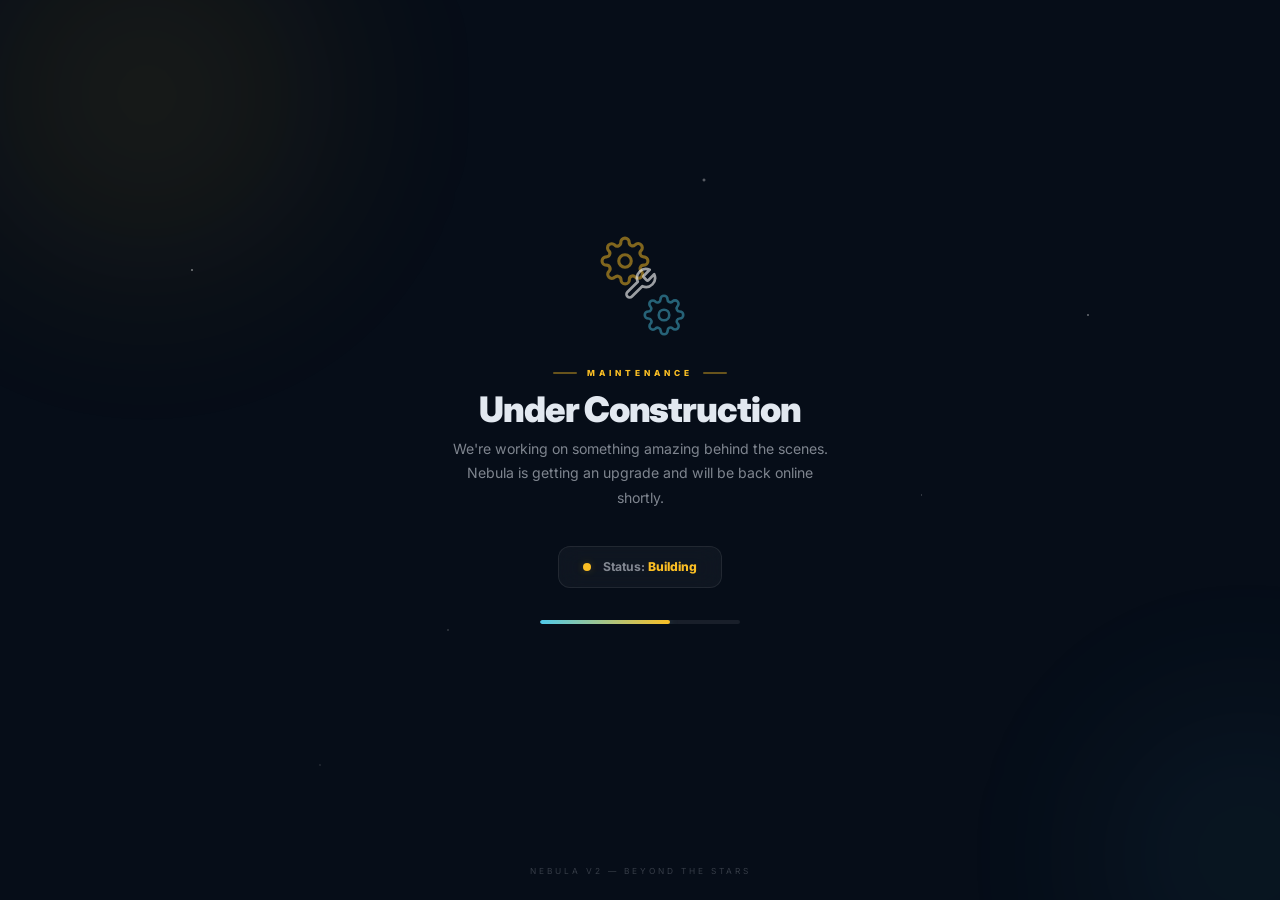
<file: public/construction.html>
<!DOCTYPE html>
<html lang="en">
<head>
  <meta charset="UTF-8">
  <meta name="viewport" content="width=device-width, initial-scale=1.0">
  <title>Nebula V2 - Under Construction</title>
  <style>
    @import url('https://fonts.googleapis.com/css2?family=Inter:wght@400;600;700;900&display=swap');

    *,*::before,*::after { margin:0; padding:0; box-sizing:border-box; }

    :root {
      --bg: #060d18;
      --surface: rgba(255,255,255,.04);
      --border: rgba(255,255,255,.08);
      --text: #e2e8f0;
      --text-muted: rgba(226,232,240,.55);
      --accent: #4fc9ea;
      --accent-glow: rgba(79,201,234,.25);
      --warn: #fbbf24;
      --warn-glow: rgba(251,191,36,.2);
    }

    html, body {
      height: 100%;
      overflow: hidden;
      background: var(--bg);
      color: var(--text);
      font-family: 'Inter', -apple-system, BlinkMacSystemFont, sans-serif;
      -webkit-font-smoothing: antialiased;
    }

    body {
      display: flex;
      align-items: center;
      justify-content: center;
      flex-direction: column;
      position: relative;
    }

    /* Nebula background */
    .nebula {
      position: fixed;
      inset: 0;
      pointer-events: none;
      overflow: hidden;
      z-index: 0;
    }
    .nebula .blob {
      position: absolute;
      border-radius: 50%;
      filter: blur(90px);
      opacity: .45;
      animation: drift 25s ease-in-out infinite alternate;
    }
    .nebula .blob:nth-child(1) {
      width: 550px; height: 550px;
      background: radial-gradient(circle, rgba(251,191,36,.25), transparent 70%);
      top: -20%; left: -10%;
    }
    .nebula .blob:nth-child(2) {
      width: 450px; height: 450px;
      background: radial-gradient(circle, rgba(79,201,234,.2), transparent 70%);
      bottom: -20%; right: -15%;
      animation-delay: -10s;
    }

    /* Stars */
    .stars {
      position: fixed;
      inset: 0;
      pointer-events: none;
      z-index: 0;
      background-image:
        radial-gradient(1.5px 1.5px at 15% 30%, rgba(255,255,255,.65) 0%, transparent 100%),
        radial-gradient(1px 1px at 35% 70%, rgba(255,255,255,.45) 0%, transparent 100%),
        radial-gradient(2px 2px at 55% 20%, rgba(255,255,255,.5) 0%, transparent 100%),
        radial-gradient(1px 1px at 72% 55%, rgba(255,255,255,.35) 0%, transparent 100%),
        radial-gradient(1.5px 1.5px at 85% 35%, rgba(255,255,255,.55) 0%, transparent 100%),
        radial-gradient(1px 1px at 25% 85%, rgba(255,255,255,.3) 0%, transparent 100%);
    }

    /* Content */
    .content {
      position: relative;
      z-index: 1;
      text-align: center;
      max-width: 520px;
      padding: 2rem;
      animation: fadeUp .7s cubic-bezier(.16,1,.3,1);
    }

    /* Construction icon */
    .icon-wrap {
      width: 100px;
      height: 100px;
      margin: 0 auto 2rem;
      position: relative;
      animation: float 4s ease-in-out infinite;
    }

    .gear {
      position: absolute;
      animation: spin 8s linear infinite;
    }
    .gear:nth-child(1) {
      top: 0; left: 10px;
      width: 50px; height: 50px;
    }
    .gear:nth-child(2) {
      bottom: 0; right: 5px;
      width: 42px; height: 42px;
      animation-direction: reverse;
      animation-duration: 6s;
    }

    .gear svg {
      width: 100%;
      height: 100%;
    }

    .wrench-icon {
      position: absolute;
      top: 50%;
      left: 50%;
      transform: translate(-50%, -50%);
    }

    .title-line {
      font-size: .52rem;
      letter-spacing: 4px;
      text-transform: uppercase;
      color: var(--warn);
      font-weight: 800;
      margin-bottom: .75rem;
      display: flex;
      align-items: center;
      justify-content: center;
      gap: .6rem;
    }
    .title-line::before,
    .title-line::after {
      content: '';
      width: 24px;
      height: 1.5px;
      background: var(--warn);
      opacity: .4;
      border-radius: 2px;
    }

    h1 {
      font-size: 2.2rem;
      font-weight: 900;
      letter-spacing: -.03em;
      margin-bottom: .5rem;
      line-height: 1.1;
    }

    p {
      font-size: .88rem;
      color: var(--text-muted);
      line-height: 1.75;
      margin-bottom: 2.2rem;
      max-width: 380px;
      margin-left: auto;
      margin-right: auto;
    }

    /* Status card */
    .status-card {
      display: inline-flex;
      align-items: center;
      gap: .7rem;
      background: rgba(255,255,255,.04);
      border: 1px solid var(--border);
      border-radius: 12px;
      padding: .8rem 1.5rem;
      margin-bottom: 2rem;
      backdrop-filter: blur(12px);
    }
    .status-dot {
      width: 8px;
      height: 8px;
      border-radius: 50%;
      background: var(--warn);
      box-shadow: 0 0 8px var(--warn-glow);
      animation: pulse 2s ease-in-out infinite;
    }
    .status-text {
      font-size: .76rem;
      font-weight: 700;
      color: var(--text-muted);
    }
    .status-text span {
      color: var(--warn);
      font-weight: 800;
    }

    /* Progress bar */
    .progress-wrap {
      width: 200px;
      height: 4px;
      border-radius: 4px;
      background: rgba(255,255,255,.08);
      margin: 0 auto 2.5rem;
      overflow: hidden;
    }
    .progress-bar {
      height: 100%;
      border-radius: 4px;
      background: linear-gradient(90deg, var(--accent), var(--warn));
      width: 65%;
      animation: progressGlow 2s ease-in-out infinite;
      box-shadow: 0 0 10px var(--accent-glow);
    }

    /* Footer */
    .footer-tag {
      position: fixed;
      bottom: 1.5rem;
      left: 50%;
      transform: translateX(-50%);
      font-size: .52rem;
      letter-spacing: 3px;
      text-transform: uppercase;
      color: var(--text-muted);
      opacity: .4;
      z-index: 1;
    }

    @keyframes fadeUp {
      from { opacity: 0; transform: translateY(24px) }
      to { opacity: 1; transform: translateY(0) }
    }
    @keyframes float {
      0%, 100% { transform: translateY(0) }
      50% { transform: translateY(-10px) }
    }
    @keyframes spin {
      from { transform: rotate(0deg) }
      to { transform: rotate(360deg) }
    }
    @keyframes drift {
      from { transform: translate(0, 0) scale(1) }
      to { transform: translate(25px, -15px) scale(1.06) }
    }
    @keyframes pulse {
      0%, 100% { opacity: 1; transform: scale(1) }
      50% { opacity: .5; transform: scale(1.3) }
    }
    @keyframes progressGlow {
      0%, 100% { opacity: .8 }
      50% { opacity: 1 }
    }

    @media (max-width: 480px) {
      h1 { font-size: 1.7rem; }
      p { font-size: .82rem; }
      .icon-wrap { width: 80px; height: 80px; }
    }
  </style>
</head>
<body>
  <div class="nebula">
    <div class="blob"></div>
    <div class="blob"></div>
  </div>
  <div class="stars"></div>

  <div class="content">
    <div class="icon-wrap">
      <div class="gear">
        <svg viewBox="0 0 24 24" fill="none" stroke="rgba(251,191,36,.5)" stroke-width="1.5" stroke-linecap="round" stroke-linejoin="round">
          <circle cx="12" cy="12" r="3"/>
          <path d="M19.4 15a1.65 1.65 0 00.33 1.82l.06.06a2 2 0 010 2.83 2 2 0 01-2.83 0l-.06-.06a1.65 1.65 0 00-1.82-.33 1.65 1.65 0 00-1 1.51V21a2 2 0 01-2 2 2 2 0 01-2-2v-.09A1.65 1.65 0 009 19.4a1.65 1.65 0 00-1.82.33l-.06.06a2 2 0 01-2.83 0 2 2 0 010-2.83l.06-.06A1.65 1.65 0 004.68 15a1.65 1.65 0 00-1.51-1H3a2 2 0 01-2-2 2 2 0 012-2h.09A1.65 1.65 0 004.6 9a1.65 1.65 0 00-.33-1.82l-.06-.06a2 2 0 010-2.83 2 2 0 012.83 0l.06.06A1.65 1.65 0 009 4.68a1.65 1.65 0 001-1.51V3a2 2 0 012-2 2 2 0 012 2v.09a1.65 1.65 0 001 1.51 1.65 1.65 0 001.82-.33l.06-.06a2 2 0 012.83 0 2 2 0 010 2.83l-.06.06A1.65 1.65 0 0019.4 9a1.65 1.65 0 001.51 1H21a2 2 0 012 2 2 2 0 01-2 2h-.09a1.65 1.65 0 00-1.51 1z"/>
        </svg>
      </div>
      <div class="gear">
        <svg viewBox="0 0 24 24" fill="none" stroke="rgba(79,201,234,.45)" stroke-width="1.5" stroke-linecap="round" stroke-linejoin="round">
          <circle cx="12" cy="12" r="3"/>
          <path d="M19.4 15a1.65 1.65 0 00.33 1.82l.06.06a2 2 0 010 2.83 2 2 0 01-2.83 0l-.06-.06a1.65 1.65 0 00-1.82-.33 1.65 1.65 0 00-1 1.51V21a2 2 0 01-2 2 2 2 0 01-2-2v-.09A1.65 1.65 0 009 19.4a1.65 1.65 0 00-1.82.33l-.06.06a2 2 0 01-2.83 0 2 2 0 010-2.83l.06-.06A1.65 1.65 0 004.68 15a1.65 1.65 0 00-1.51-1H3a2 2 0 01-2-2 2 2 0 012-2h.09A1.65 1.65 0 004.6 9a1.65 1.65 0 00-.33-1.82l-.06-.06a2 2 0 010-2.83 2 2 0 012.83 0l.06.06A1.65 1.65 0 009 4.68a1.65 1.65 0 001-1.51V3a2 2 0 012-2 2 2 0 012 2v.09a1.65 1.65 0 001 1.51 1.65 1.65 0 001.82-.33l.06-.06a2 2 0 012.83 0 2 2 0 010 2.83l-.06.06A1.65 1.65 0 0019.4 9a1.65 1.65 0 001.51 1H21a2 2 0 012 2 2 2 0 01-2 2h-.09a1.65 1.65 0 00-1.51 1z"/>
        </svg>
      </div>
      <div class="wrench-icon">
        <svg width="36" height="36" viewBox="0 0 24 24" fill="none" stroke="rgba(255,255,255,.6)" stroke-width="1.8" stroke-linecap="round" stroke-linejoin="round">
          <path d="M14.7 6.3a1 1 0 000 1.4l1.6 1.6a1 1 0 001.4 0l3.77-3.77a6 6 0 01-7.94 7.94l-6.91 6.91a2.12 2.12 0 01-3-3l6.91-6.91a6 6 0 017.94-7.94l-3.76 3.76z"/>
        </svg>
      </div>
    </div>

    <div class="title-line">Maintenance</div>
    <h1>Under Construction</h1>
    <p>We're working on something amazing behind the scenes. Nebula is getting an upgrade and will be back online shortly.</p>

    <div class="status-card">
      <div class="status-dot"></div>
      <div class="status-text">Status: <span>Building</span></div>
    </div>

    <div class="progress-wrap">
      <div class="progress-bar"></div>
    </div>
  </div>

  <div class="footer-tag">nebula v2 &mdash; beyond the stars</div>
</body>
</html>
</file>
